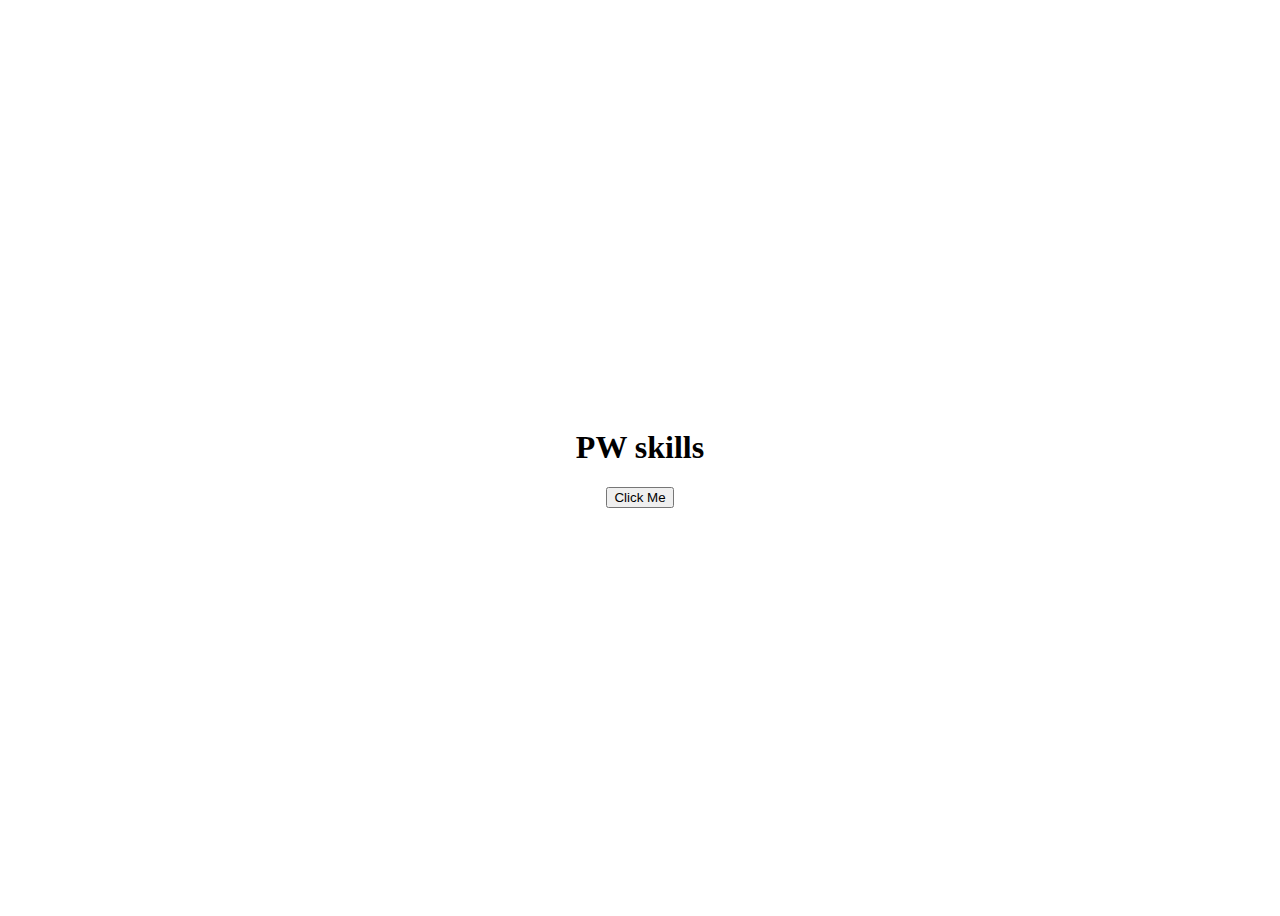
<file: Change text on button click/index.html>
<!DOCTYPE html>
<html lang="en">
  <head>
    <meta charset="UTF-8" />
    <meta http-equiv="X-UA-Compatible" content="IE=edge" />
    <meta name="viewport" content="width=device-width, initial-scale=1.0" />
    <title>Change Text on Button click</title>
   <!-- CSS LINK HERE -->
   <link rel="stylesheet" href="./style.css">
   
  </head>
  <body>
    <h1>PW skills</h1>
    <button onclick="toggleText()">Click Me</button>

    <!-- JAVASCRIPT LINK HERE -->
    <script src="./script.js"></script>
  </body>
</html>
</file>
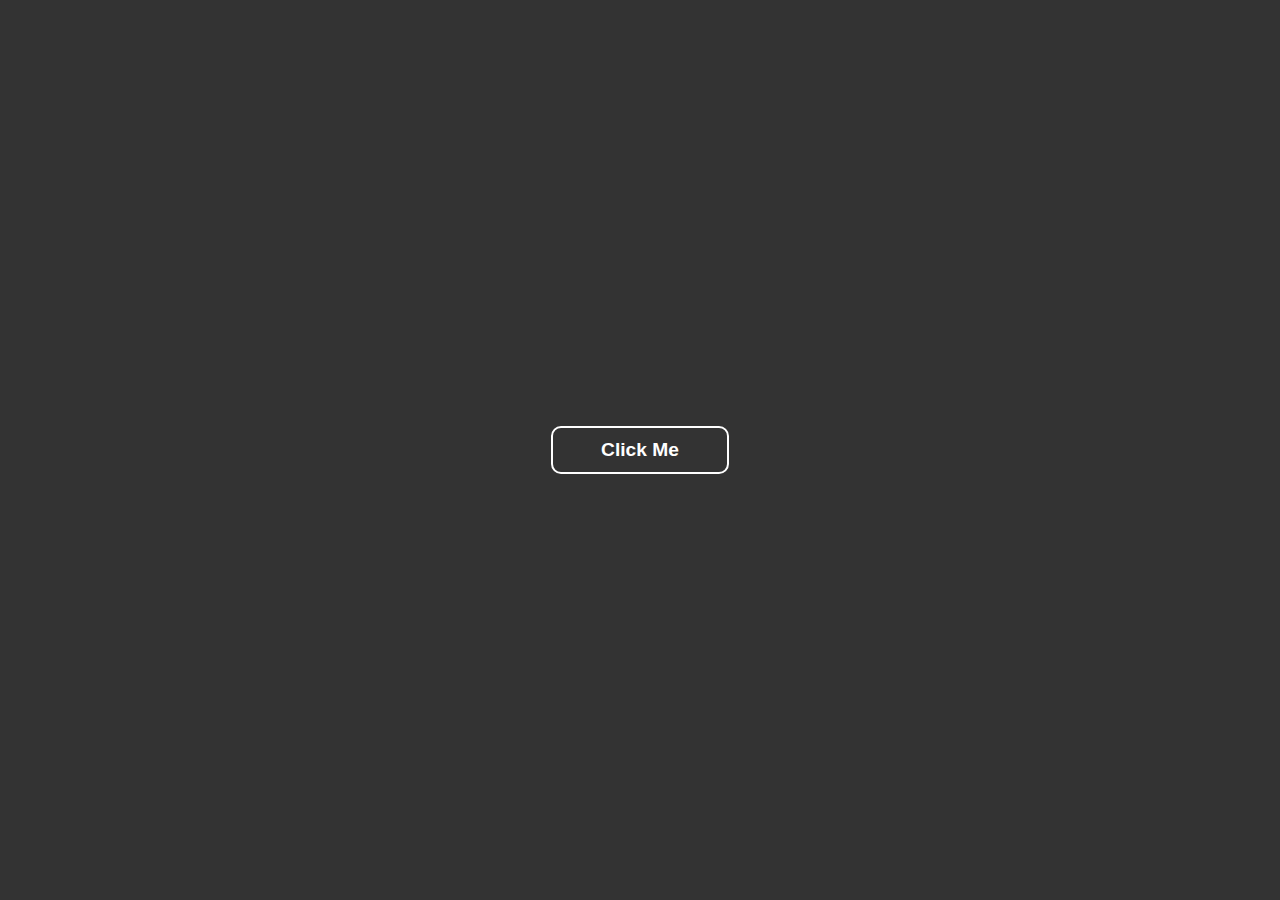
<file: Change the color on click/index.html>
<!DOCTYPE html>
<html lang="en">
  <head>
    <meta charset="UTF-8" />
    <meta http-equiv="X-UA-Compatible" content="IE=edge" />
    <meta name="viewport" content="width=device-width, initial-scale=1.0" />
    <title>random - color</title>
    <style>
      * {
        margin: 0;
        padding: 0;
      }

      body {
        height: 100vh;
        display: flex;
        justify-content: center;
        align-items: center;
        background-color: #333;
        transition: all 0.3s ease;
      }

      button {
        padding: 0.7rem 3rem;
        border-radius: 10px;
        font-size: 1.2rem;
        transition: all 0.5s ease;
        background-color: aliceblue;
        border: 2px solid #ffffff;
        position: relative;
        background-color: rgba(99, 99, 99, 0);
        overflow: hidden;
        font-weight: 600;
        color: rgb(255, 255, 255);
        z-index: 100;
      }

      button::after {
        content: "";
        width: 0%;
        height: 100%;
        background-color: rgb(199, 180, 31);
        position: absolute;
        top: 0;
        left: 0;
        z-index: -1;
        transition: all 0.5s ease;
      }
      button:hover::after {
        width: 100%;
      }
      button:hover {
        color: #000000;
      }
    </style>
  </head>

  <body>
    <button>Click Me</button>

    <script src="./script.js"></script>
  </body>
</html>
</file>
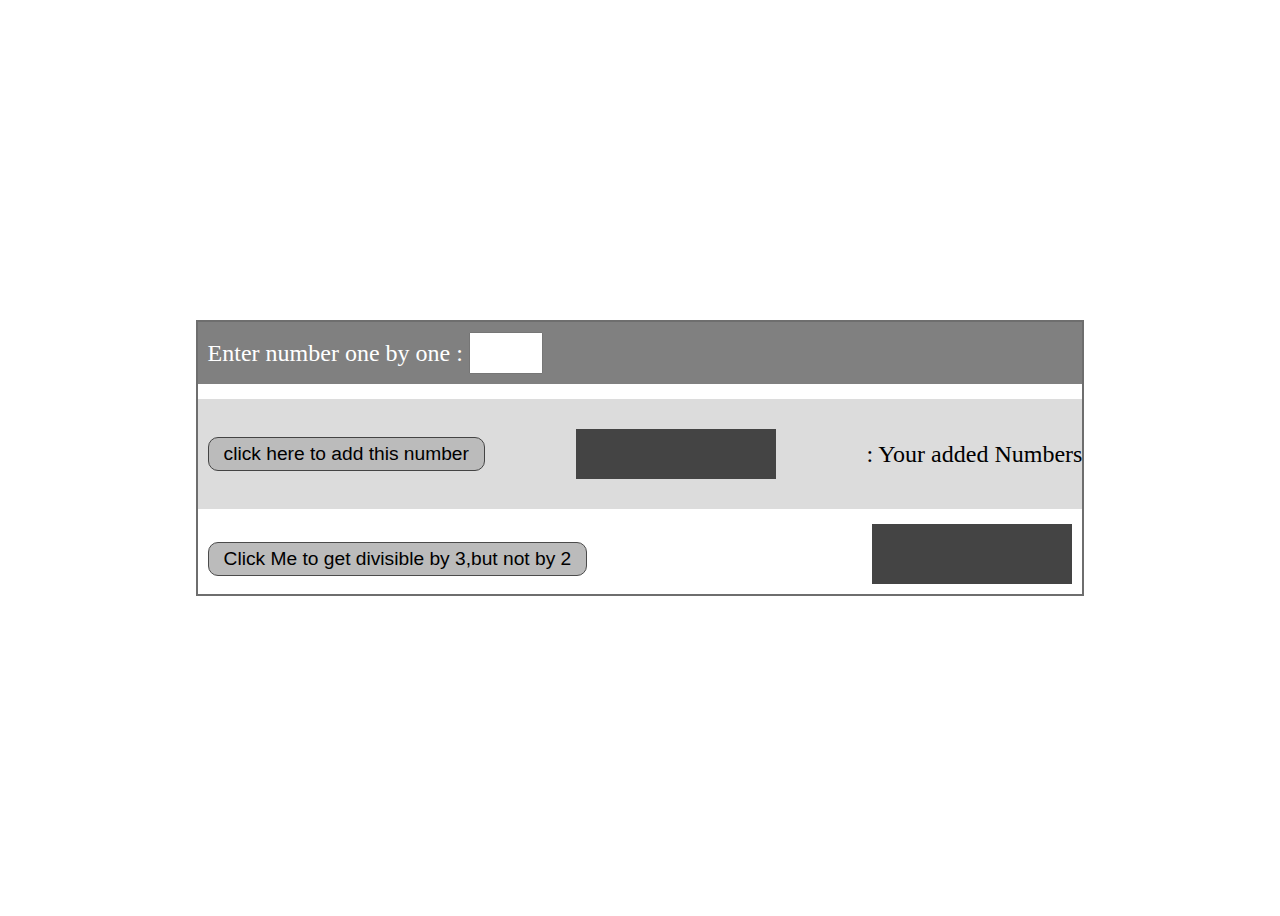
<file: Check for visibility/index.html>
<!DOCTYPE html>
<html lang="en">
  <head>
    <meta charset="UTF-8" />
    <meta http-equiv="X-UA-Compatible" content="IE=edge" />
    <meta name="viewport" content="width=device-width, initial-scale=1.0" />
    <title>Document</title>
    <!-- CSS LINK HERE -->
    <link rel="stylesheet" href="./style.css" />
  </head>

  <body>
    <!-- START PROJECT -->
    <div class="container">
      <label for=""
        >Enter number one by one : <input type="number" name="" value=""
      /></label>

      <section class="middle">
        <input type="button" value="click here to add this number" />

        <span class="allnumbers"></span>
        <p>: Your added Numbers</p>
      </section>
      <section class="bottom">
        <input
          type="button"
          value="Click Me to get divisible by 3,but not by 2"
        />
        <div class="display"></div>
      </section>
    </div>
    <!-- JAVASCRIPT LINK HERE -->
    <script src="./script.js"></script>
  </body>
</html>
</file>
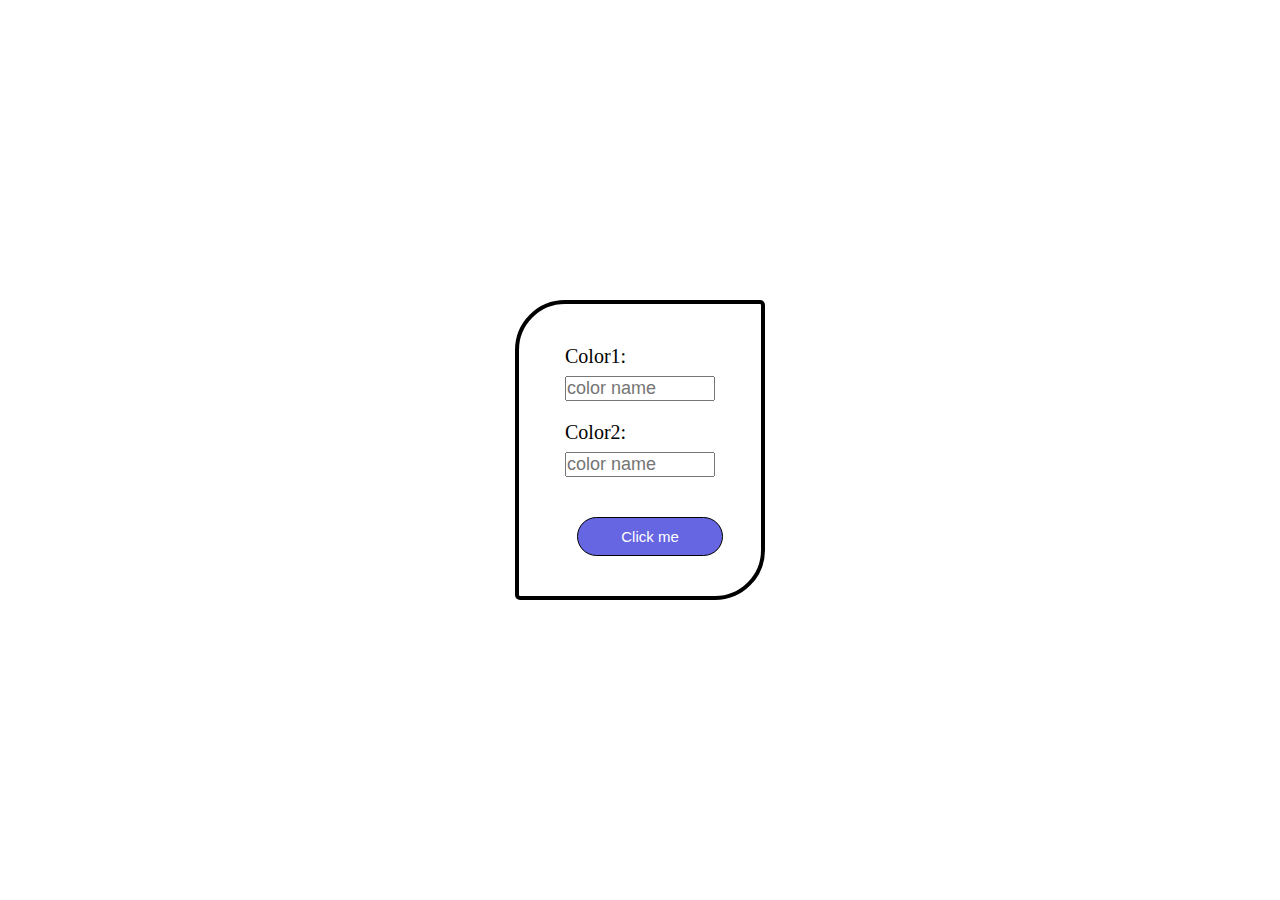
<file: Color mixer/index.html>
<!DOCTYPE html>
<html lang="en">
  <head>
    <meta charset="UTF-8" />
    <meta http-equiv="X-UA-Compatible" content="IE=edge" />
    <meta name="viewport" content="width=device-width, initial-scale=1.0" />
    <title>COLOR MIXER PROJECT</title>
  </head>
  <!-- CSS FILE LINK -->
  <link rel="stylesheet" href="./style.css" />
  <body>
    <!-- PROJECT START -->
    <div class="box">

        <!-- COLOR BOX 1 -->
      <div class="color1">
        <p>Color1:</p>
        <input type="text" id="color1" placeholder="color name" />
      </div>

      <!-- COLOR BOX 2 -->
      <div class="color2">
        <p>Color2:</p>
        <input type="text" id="color2" placeholder="color name" />
        
      </div>

      <!-- BUTTON -->
      <button id="btn" onclick="chagecolor()">Click me</button>
    </div>

    <!-- SCRIPT FILE-->
    <script src="./script.js"></script>
  </body>
</html>
</file>
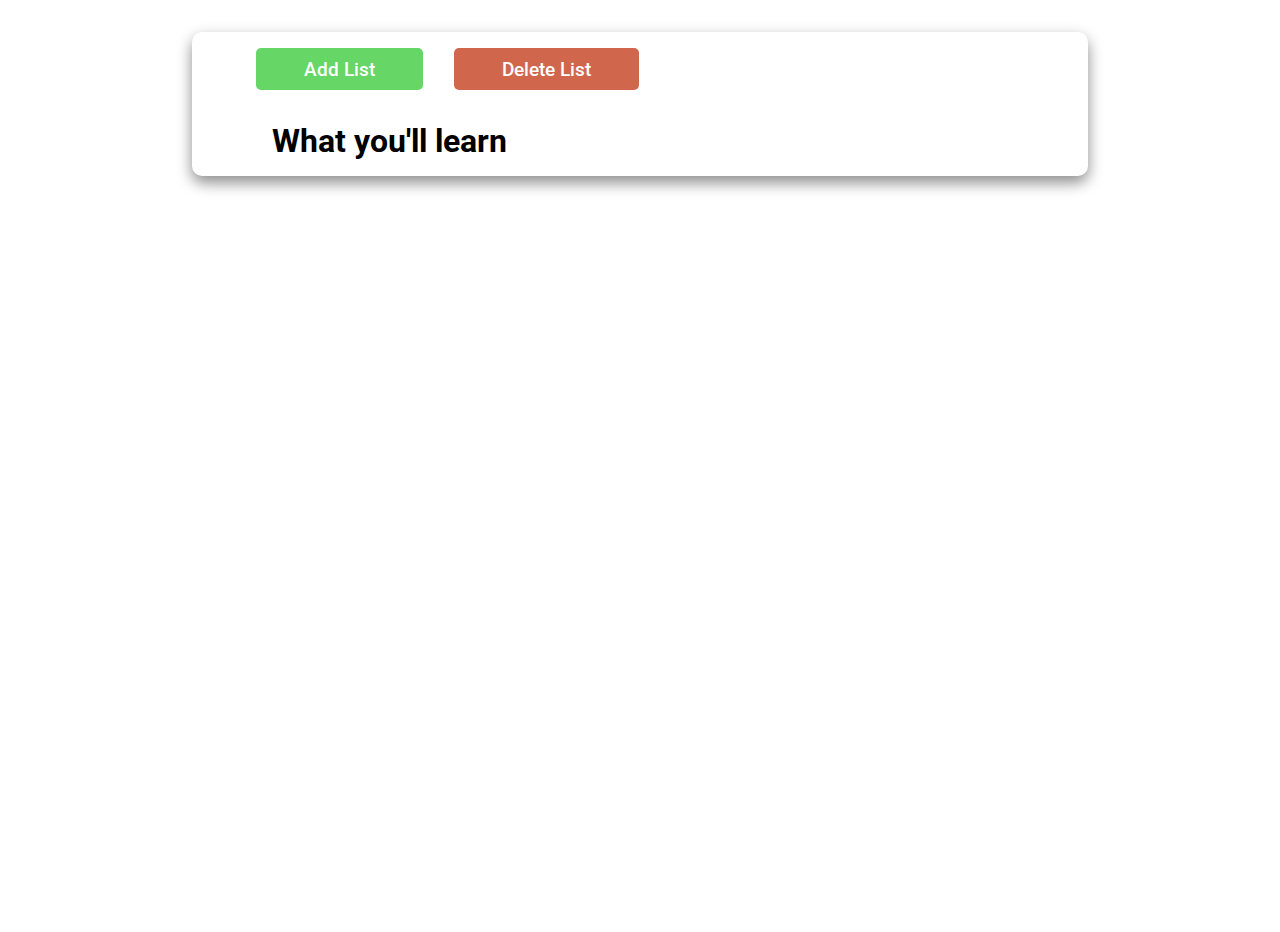
<file: Dynamically adding list item to an order list/index.html>
<!DOCTYPE html>
<html lang="en">
<head>
    <meta charset="UTF-8">
    <meta http-equiv="X-UA-Compatible" content="IE=edge">
    <meta name="viewport" content="width=device-width, initial-scale=1.0">
    <title>Dynamically adding list item</title>
    <!-- css  -->
    <link rel="stylesheet" href="./style.css">

    <link rel="stylesheet" href="https://cdnjs.cloudflare.com/ajax/libs/font-awesome/6.4.0/css/all.min.css" integrity="sha512-iecdLmaskl7CVkqkXNQ/ZH/XLlvWZOJyj7Yy7tcenmpD1ypASozpmT/E0iPtmFIB46ZmdtAc9eNBvH0H/ZpiBw==" crossorigin="anonymous" referrerpolicy="no-referrer" />
</head>
<body>
    <div class="container">
        <div class="btns">
            <button onclick="add()">Add List</button>
            <button onclick="del()">Delete List</button>
        </div>
        <div class="lists">
            <h2>What you'll learn</h2>
            <ul>
                
            </ul>
        </div>
    </div>

    <script src="./script.js"></script>
</body>
</html>
</file>
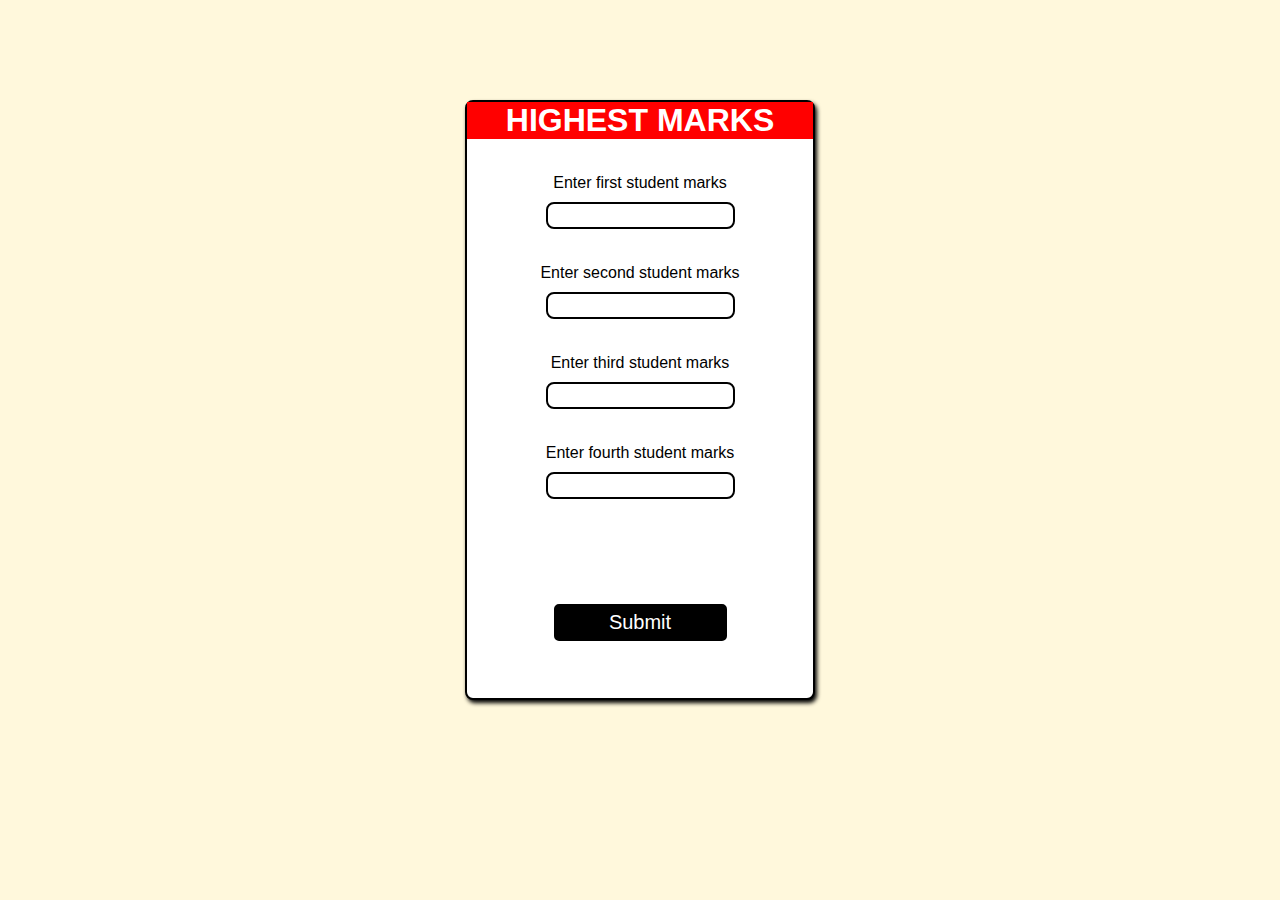
<file: Highest marks/index.html>
<!DOCTYPE html>
<html lang="en">
<head>
    <meta charset="UTF-8">
    <meta name="viewport" content="width=device-width, initial-scale=1.0">
    <title>Highest Marks</title>
</head>
<!-- Adding css file -->
<link rel="stylesheet" href="./style.css">
<body>
    <div class="box">
        <h1>HIGHEST MARKS</h1>
        <p>Enter first student marks </p>
        <input type="number" required class="input" id="student1">
        <p>Enter second student marks </p>
        <input type="number" required class="input"  id="student2">
        <p>Enter third student marks </p>
        <input type="number" required class="input"  id="student3">
        <p>Enter fourth student marks </p>
        <input type="number" required class="input"  id="student4">
        <p id="display"></p>
        <button id="submit-btn" onclick="findHighestMarks()"> Submit </button>
      
        
    </div>
    <script src="./script.js"></script>
</body>
</html>
</file>
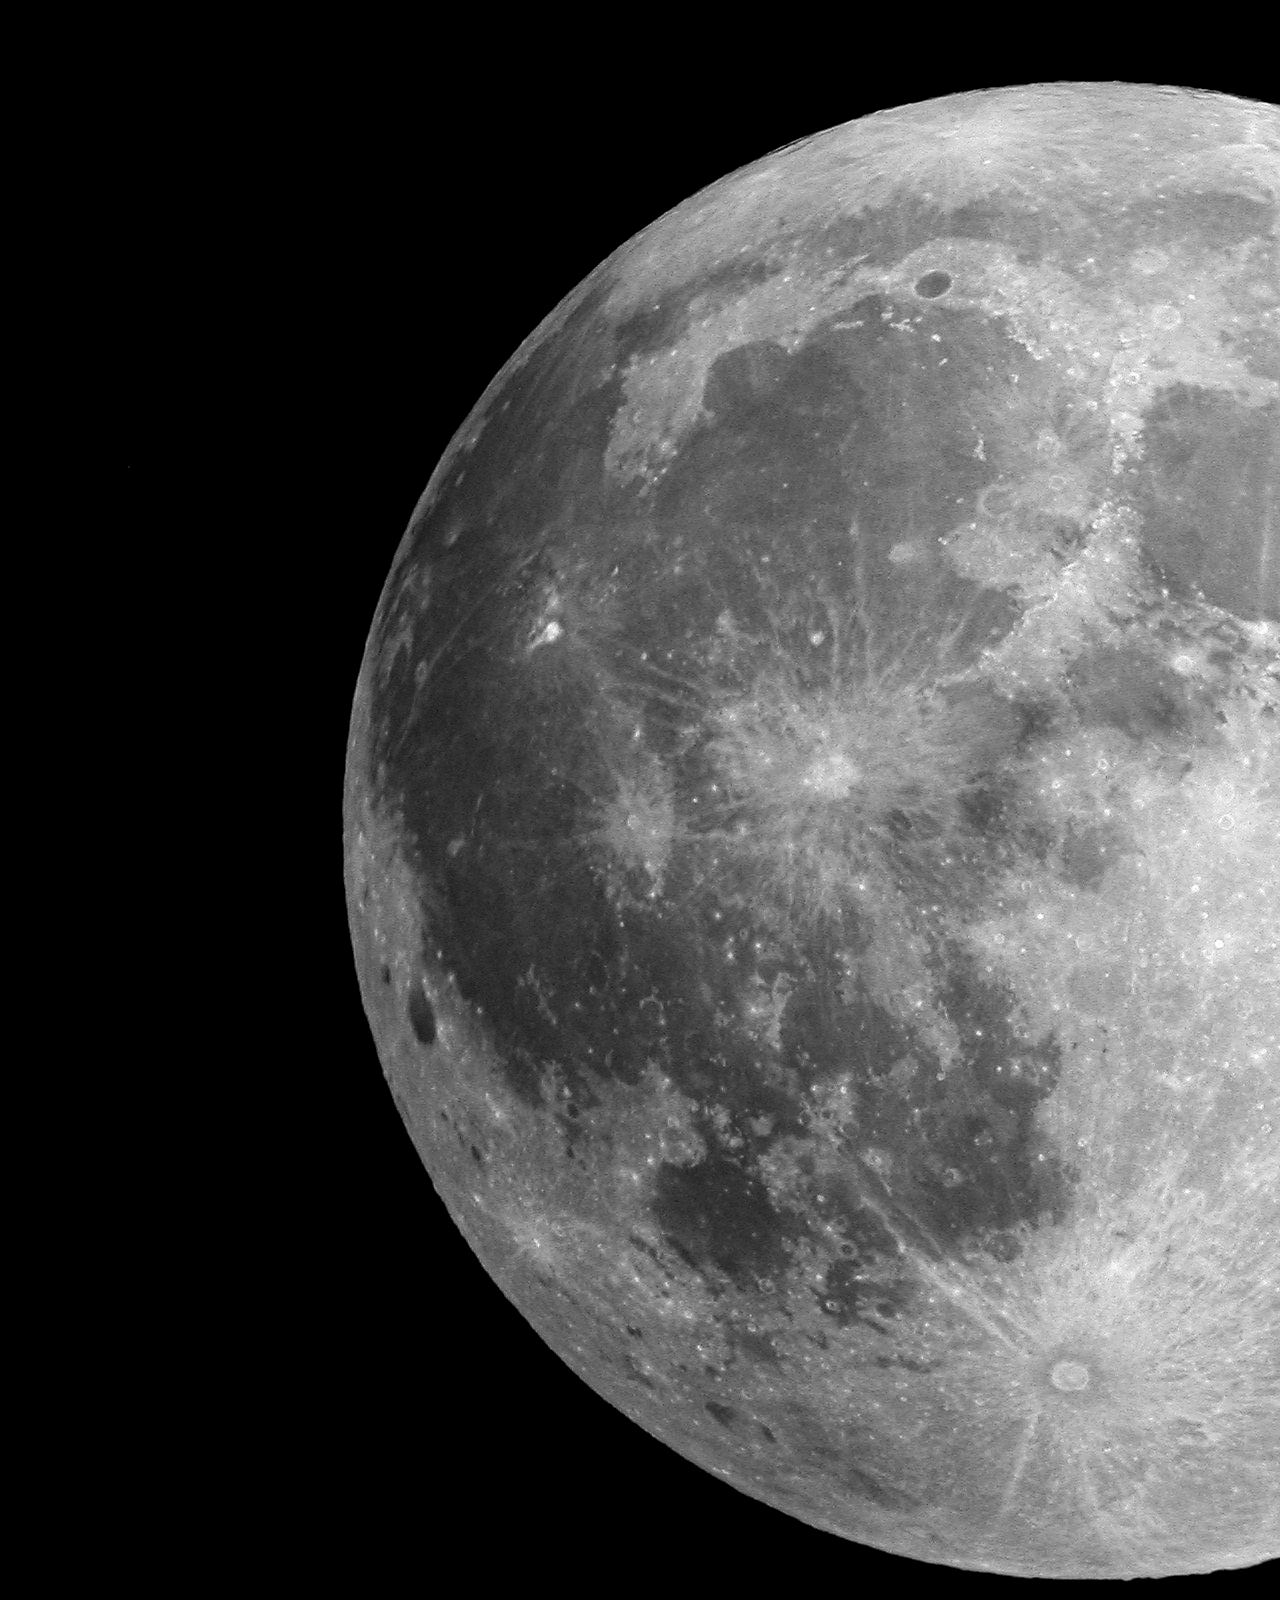
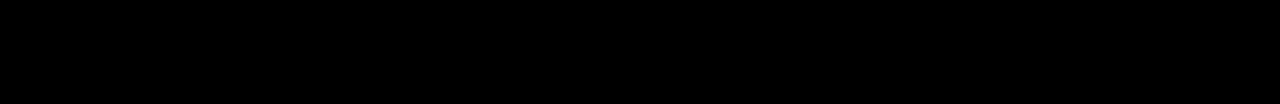
<file: Move the game/index.html>
<!DOCTYPE html>
<html lang="en">
  <head>
    <meta charset="UTF-8" />
    <meta http-equiv="X-UA-Compatible" content="IE=edge" />
    <meta name="viewport" content="width=device-width, initial-scale=1.0" />
    <title>Document</title>
    <!-- CSS LINK HERE -->
    <link rel="stylesheet" href="./style.css">

  </head>
  <body>
    <!-- PROJECT START -->
    <img id="image" src="./pngwing.com (19).png" />

    <!-- JAVASCRIPT LINK HERE -->
    <script src="./script.js"></script>
  </body>
</html>
</file>
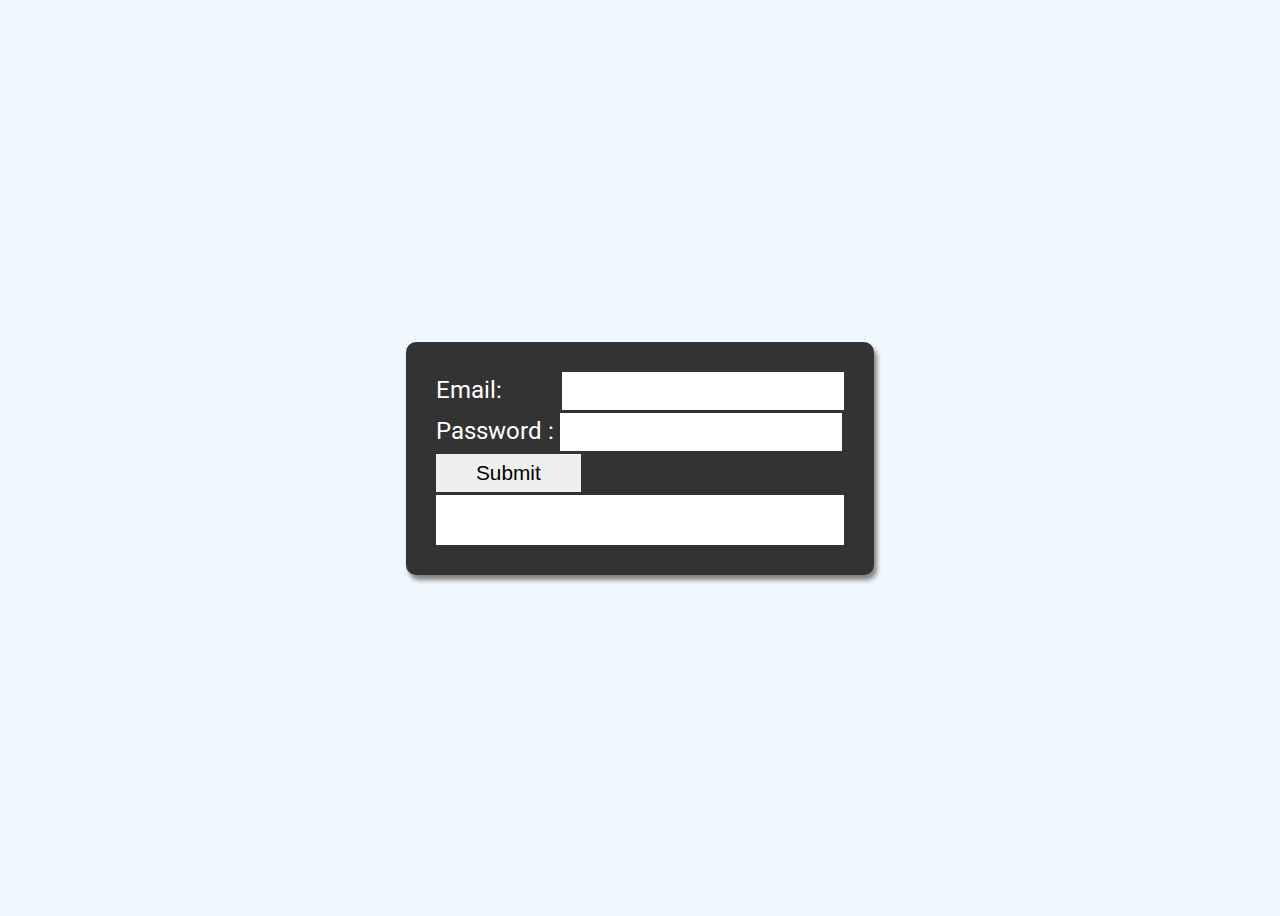
<file: Password validator/index.html>
<!DOCTYPE html>
<html lang="en">
<head>
    <meta charset="UTF-8">
    <meta name="viewport" content="width=device-width, initial-scale=1.0">
    <title>Password validator</title>
    <!-- link css file-->
    <link rel="stylesheet" href="./style.css">
</head>
<body>
       <!--Start project-->
       <div class="container">
       <label for="email">Email: &nbsp;&nbsp;&nbsp;&nbsp;&nbsp;&nbsp;&nbsp;&nbsp;&nbsp<input type="text" id="email"></label>
       <label for="password">Password : <input type="password" name="" id="password"></label>
       <input type="button" value="Submit">
       <div class="display"></div>
    </div>

       <script src="./script.js"></script>
</body>
</html>
</file>
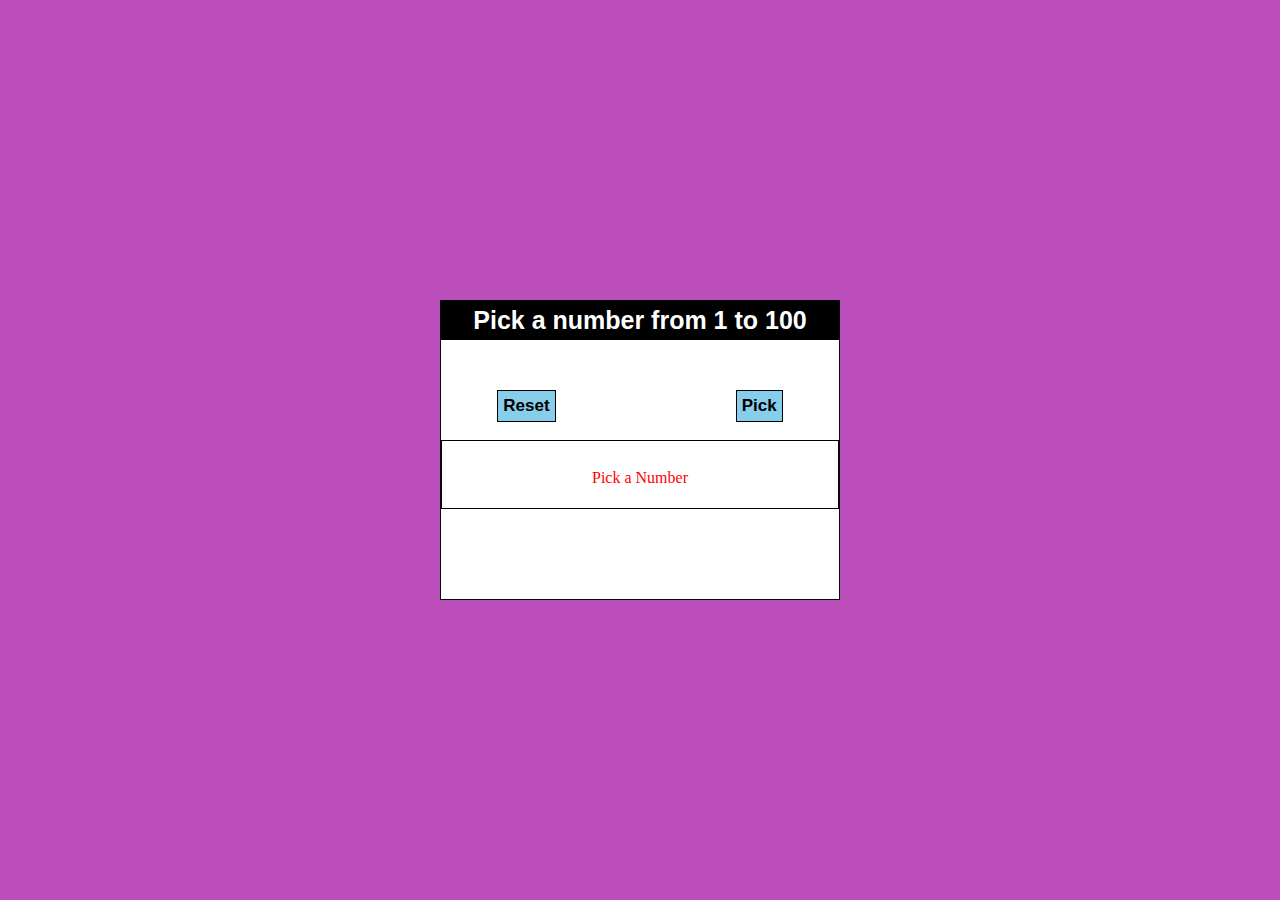
<file: Random number generator/index.html>
<!DOCTYPE html>
<html lang="en">
<head>
    <meta charset="UTF-8">
    <meta name="viewport" content="width=device-width, initial-scale=1.0">
    <title>RANDOM NUMBER GENERATOR</title>
    <!-- CSS LINK -->
    <link rel="stylesheet" href="./style.css">
</head>
<body>
    <div class="card">
        <h1>Pick a number from 1 to 100</h1>
        <div class="btn">
            <button id="reset-btn">Reset</button>
            <button id="pick-btn">Pick</button>
        </div>
        <p id="displayResult">Pick a Number</p>
    </div>

    <!-- JAVASCRIPT LINK FILE -->
    <script src="./script.js"></script>
</body>
</html>
</file>
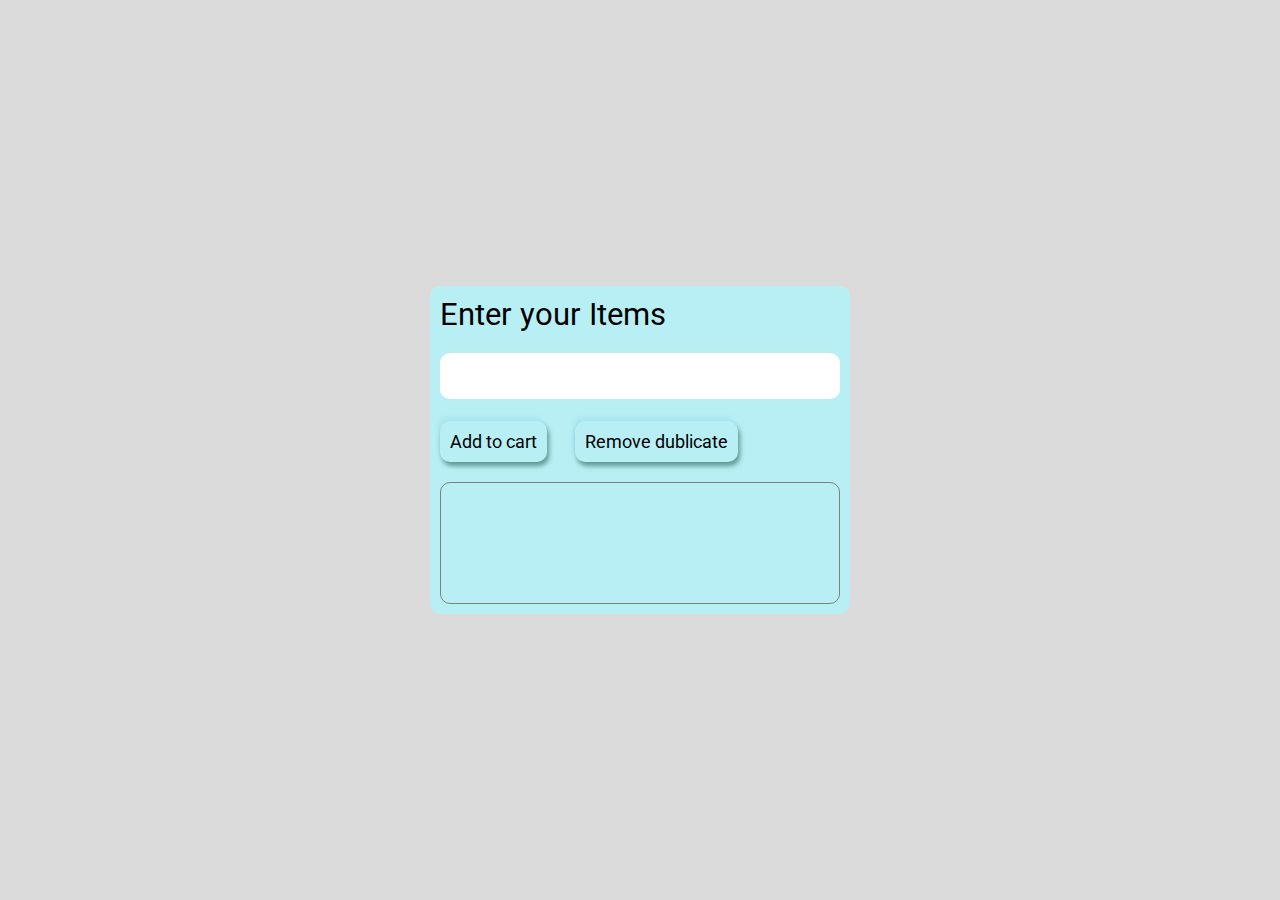
<file: Remove duplicates/index.html>
<!DOCTYPE html>
<html lang="en">

<head>
    <meta charset="UTF-8">
    <meta http-equiv="X-UA-Compatible" content="IE=edge">
    <meta name="viewport" content="width=device-width, initial-scale=1.0">
    <title>Document</title>

    <!-- CSS LINK HERE -->
    <link rel="stylesheet" href="./style.css">
</head>

<body>
    <!--    PROJECT START -->
    <div class="container">
        <label for="">Enter your Items</label>
        <input type="text" value="">

        <!-- BUTTON -->
        <div class="btns">
            <button class="addBtn">Add to cart</button>
            <button class="removeDublicate" >Remove dublicate</button>
        </div>
        <ul></ul>
    </div>
    <!-- JAVASCRIPT LINK HERE -->
    <script src="./script.js"></script>
</body>

</html>
</file>
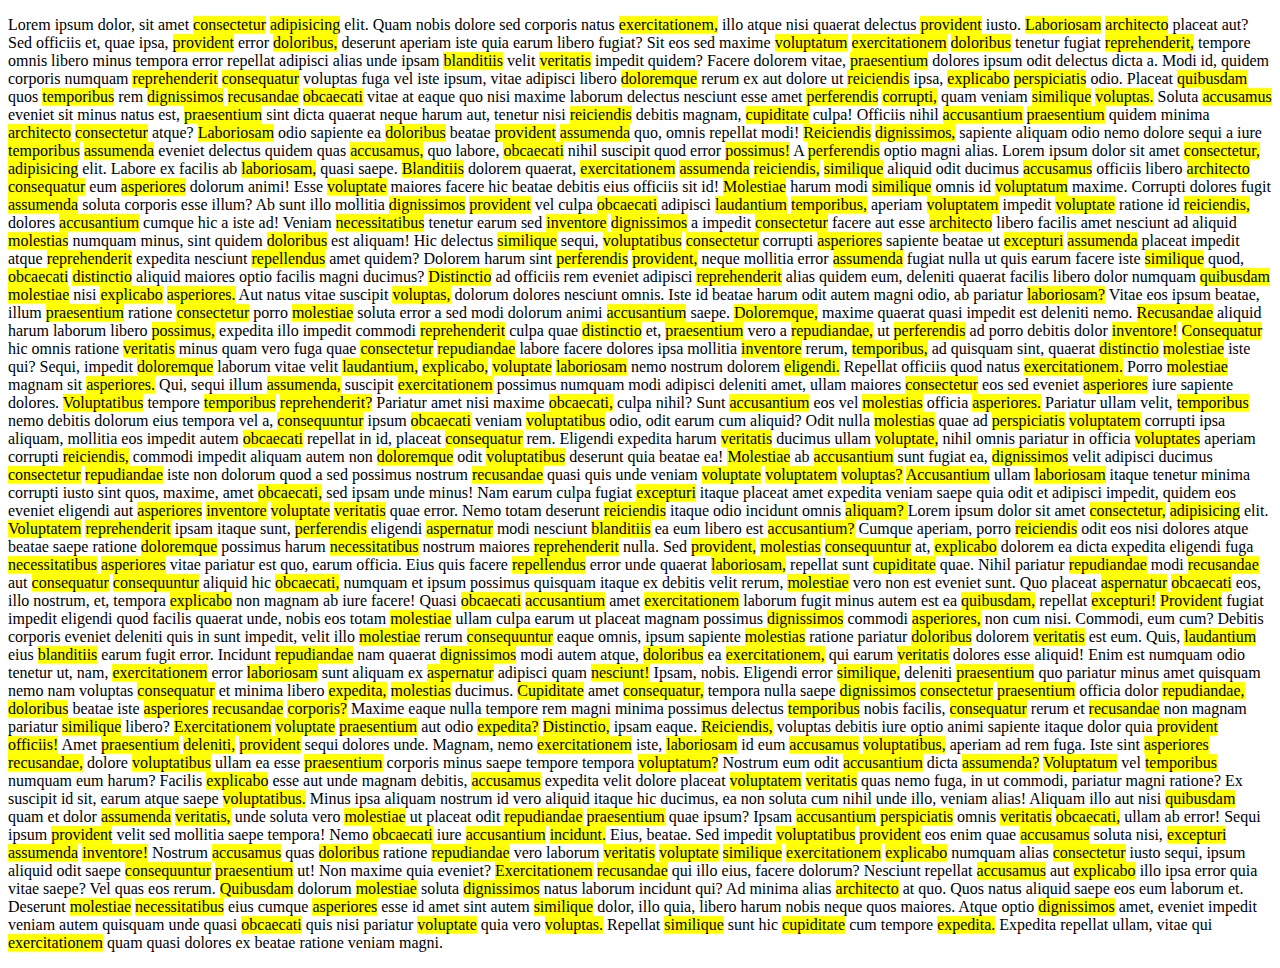
<file: Text highlighting/index.html>
<!DOCTYPE html>
<html lang="en">
<head>
    <meta charset="UTF-8">
    <meta http-equiv="X-UA-Compatible" content="IE=edge">
    <meta name="viewport" content="width=device-width, initial-scale=1.0">
    <title>Document</title>
</head>
<body>
    <p>Lorem ipsum dolor, sit amet consectetur adipisicing elit. Quam nobis dolore sed corporis natus exercitationem, illo atque nisi quaerat delectus provident iusto. Laboriosam architecto placeat aut? Sed officiis et, quae ipsa, provident error doloribus, deserunt aperiam iste quia earum libero fugiat? Sit eos sed maxime voluptatum exercitationem doloribus tenetur fugiat reprehenderit, tempore omnis libero minus tempora error repellat adipisci alias unde ipsam blanditiis velit veritatis impedit quidem? Facere dolorem vitae, praesentium dolores ipsum odit delectus dicta a. Modi id, quidem corporis numquam reprehenderit consequatur voluptas fuga vel iste ipsum, vitae adipisci libero doloremque rerum ex aut dolore ut reiciendis ipsa, explicabo perspiciatis odio. Placeat quibusdam quos temporibus rem dignissimos recusandae obcaecati vitae at eaque quo nisi maxime laborum delectus nesciunt esse amet perferendis corrupti, quam veniam similique voluptas. Soluta accusamus eveniet sit minus natus est, praesentium sint dicta quaerat neque harum aut, tenetur nisi reiciendis debitis magnam, cupiditate culpa! Officiis nihil accusantium praesentium quidem minima architecto consectetur atque? Laboriosam odio sapiente ea doloribus beatae provident assumenda quo, omnis repellat modi! Reiciendis dignissimos, sapiente aliquam odio nemo dolore sequi a iure temporibus assumenda eveniet delectus quidem quas accusamus, quo labore, obcaecati nihil suscipit quod error possimus! A perferendis optio magni alias.
        Lorem ipsum dolor sit amet consectetur, adipisicing elit. Labore ex facilis ab laboriosam, quasi saepe. Blanditiis dolorem quaerat, exercitationem assumenda reiciendis, similique aliquid odit ducimus accusamus officiis libero architecto consequatur eum asperiores dolorum animi! Esse voluptate maiores facere hic beatae debitis eius officiis sit id! Molestiae harum modi similique omnis id voluptatum maxime. Corrupti dolores fugit assumenda soluta corporis esse illum? Ab sunt illo mollitia dignissimos provident vel culpa obcaecati adipisci laudantium temporibus, aperiam voluptatem impedit voluptate ratione id reiciendis, dolores accusantium cumque hic a iste ad! Veniam necessitatibus tenetur earum sed inventore dignissimos a impedit consectetur facere aut esse architecto libero facilis amet nesciunt ad aliquid molestias numquam minus, sint quidem doloribus est aliquam! Hic delectus similique sequi, voluptatibus consectetur corrupti asperiores sapiente beatae ut excepturi assumenda placeat impedit atque reprehenderit expedita nesciunt repellendus amet quidem? Dolorem harum sint perferendis provident, neque mollitia error assumenda fugiat nulla ut quis earum facere iste similique quod, obcaecati distinctio aliquid maiores optio facilis magni ducimus? Distinctio ad officiis rem eveniet adipisci reprehenderit alias quidem eum, deleniti quaerat facilis libero dolor numquam quibusdam molestiae nisi explicabo asperiores. Aut natus vitae suscipit voluptas, dolorum dolores nesciunt omnis. Iste id beatae harum odit autem magni odio, ab pariatur laboriosam? Vitae eos ipsum beatae, illum praesentium ratione consectetur porro molestiae soluta error a sed modi dolorum animi accusantium saepe. Doloremque, maxime quaerat quasi impedit est deleniti nemo. Recusandae aliquid harum laborum libero possimus, expedita illo impedit commodi reprehenderit culpa quae distinctio et, praesentium vero a repudiandae, ut perferendis ad porro debitis dolor inventore! Consequatur hic omnis ratione veritatis minus quam vero fuga quae consectetur repudiandae labore facere dolores ipsa mollitia inventore rerum, temporibus, ad quisquam sint, quaerat distinctio molestiae iste qui? Sequi, impedit doloremque laborum vitae velit laudantium, explicabo, voluptate laboriosam nemo nostrum dolorem eligendi. Repellat officiis quod natus exercitationem. Porro molestiae magnam sit asperiores. Qui, sequi illum assumenda, suscipit exercitationem possimus numquam modi adipisci deleniti amet, ullam maiores consectetur eos sed eveniet asperiores iure sapiente dolores. Voluptatibus tempore temporibus reprehenderit? Pariatur amet nisi maxime obcaecati, culpa nihil? Sunt accusantium eos vel molestias officia asperiores. Pariatur ullam velit, temporibus nemo debitis dolorum eius tempora vel a, consequuntur ipsum obcaecati veniam voluptatibus odio, odit earum cum aliquid? Odit nulla molestias quae ad perspiciatis voluptatem corrupti ipsa aliquam, mollitia eos impedit autem obcaecati repellat in id, placeat consequatur rem. Eligendi expedita harum veritatis ducimus ullam voluptate, nihil omnis pariatur in officia voluptates aperiam corrupti reiciendis, commodi impedit aliquam autem non doloremque odit voluptatibus deserunt quia beatae ea! Molestiae ab accusantium sunt fugiat ea, dignissimos velit adipisci ducimus consectetur repudiandae iste non dolorum quod a sed possimus nostrum recusandae quasi quis unde veniam voluptate voluptatem voluptas? Accusantium ullam laboriosam itaque tenetur minima corrupti iusto sint quos, maxime, amet obcaecati, sed ipsam unde minus! Nam earum culpa fugiat excepturi itaque placeat amet expedita veniam saepe quia odit et adipisci impedit, quidem eos eveniet eligendi aut asperiores inventore voluptate veritatis quae error. Nemo totam deserunt reiciendis itaque odio incidunt omnis aliquam?
        Lorem ipsum dolor sit amet consectetur, adipisicing elit. Voluptatem reprehenderit ipsam itaque sunt, perferendis eligendi aspernatur modi nesciunt blanditiis ea eum libero est accusantium? Cumque aperiam, porro reiciendis odit eos nisi dolores atque beatae saepe ratione doloremque possimus harum necessitatibus nostrum maiores reprehenderit nulla. Sed provident, molestias consequuntur at, explicabo dolorem ea dicta expedita eligendi fuga necessitatibus asperiores vitae pariatur est quo, earum officia. Eius quis facere repellendus error unde quaerat laboriosam, repellat sunt cupiditate quae. Nihil pariatur repudiandae modi recusandae aut consequatur consequuntur aliquid hic obcaecati, numquam et ipsum possimus quisquam itaque ex debitis velit rerum, molestiae vero non est eveniet sunt. Quo placeat aspernatur obcaecati eos, illo nostrum, et, tempora explicabo non magnam ab iure facere! Quasi obcaecati accusantium amet exercitationem laborum fugit minus autem est ea quibusdam, repellat excepturi! Provident fugiat impedit eligendi quod facilis quaerat unde, nobis eos totam molestiae ullam culpa earum ut placeat magnam possimus dignissimos commodi asperiores, non cum nisi. Commodi, eum cum? Debitis corporis eveniet deleniti quis in sunt impedit, velit illo molestiae rerum consequuntur eaque omnis, ipsum sapiente molestias ratione pariatur doloribus dolorem veritatis est eum. Quis, laudantium eius blanditiis earum fugit error. Incidunt repudiandae nam quaerat dignissimos modi autem atque, doloribus ea exercitationem, qui earum veritatis dolores esse aliquid! Enim est numquam odio tenetur ut, nam, exercitationem error laboriosam sunt aliquam ex aspernatur adipisci quam nesciunt! Ipsam, nobis. Eligendi error similique, deleniti praesentium quo pariatur minus amet quisquam nemo nam voluptas consequatur et minima libero expedita, molestias ducimus. Cupiditate amet consequatur, tempora nulla saepe dignissimos consectetur praesentium officia dolor repudiandae, doloribus beatae iste asperiores recusandae corporis? Maxime eaque nulla tempore rem magni minima possimus delectus temporibus nobis facilis, consequatur rerum et recusandae non magnam pariatur similique libero? Exercitationem voluptate praesentium aut odio expedita? Distinctio, ipsam eaque. Reiciendis, voluptas debitis iure optio animi sapiente itaque dolor quia provident officiis! Amet praesentium deleniti, provident sequi dolores unde. Magnam, nemo exercitationem iste, laboriosam id eum accusamus voluptatibus, aperiam ad rem fuga. Iste sint asperiores recusandae, dolore voluptatibus ullam ea esse praesentium corporis minus saepe tempore tempora voluptatum? Nostrum eum odit accusantium dicta assumenda? Voluptatum vel temporibus numquam eum harum? Facilis explicabo esse aut unde magnam debitis, accusamus expedita velit dolore placeat voluptatem veritatis quas nemo fuga, in ut commodi, pariatur magni ratione? Ex suscipit id sit, earum atque saepe voluptatibus. Minus ipsa aliquam nostrum id vero aliquid itaque hic ducimus, ea non soluta cum nihil unde illo, veniam alias! Aliquam illo aut nisi quibusdam quam et dolor assumenda veritatis, unde soluta vero molestiae ut placeat odit repudiandae praesentium quae ipsum? Ipsam accusantium perspiciatis omnis veritatis obcaecati, ullam ab error! Sequi ipsum provident velit sed mollitia saepe tempora! Nemo obcaecati iure accusantium incidunt. Eius, beatae. Sed impedit voluptatibus provident eos enim quae accusamus soluta nisi, excepturi assumenda inventore! Nostrum accusamus quas doloribus ratione repudiandae vero laborum veritatis voluptate similique exercitationem explicabo numquam alias consectetur iusto sequi, ipsum aliquid odit saepe consequuntur praesentium ut! Non maxime quia eveniet? Exercitationem recusandae qui illo eius, facere dolorum? Nesciunt repellat accusamus aut explicabo illo ipsa error quia vitae saepe? Vel quas eos rerum. Quibusdam dolorum molestiae soluta dignissimos natus laborum incidunt qui? Ad minima alias architecto at quo. Quos natus aliquid saepe eos eum laborum et. Deserunt molestiae necessitatibus eius cumque asperiores esse id amet sint autem similique dolor, illo quia, libero harum nobis neque quos maiores. Atque optio dignissimos amet, eveniet impedit veniam autem quisquam unde quasi obcaecati quis nisi pariatur voluptate quia vero voluptas. Repellat similique sunt hic cupiditate cum tempore expedita. Expedita repellat ullam, vitae qui exercitationem quam quasi dolores ex beatae ratione veniam magni.
    </p>

    <script src="./script.js"></script>
</body>
</html>
</file>
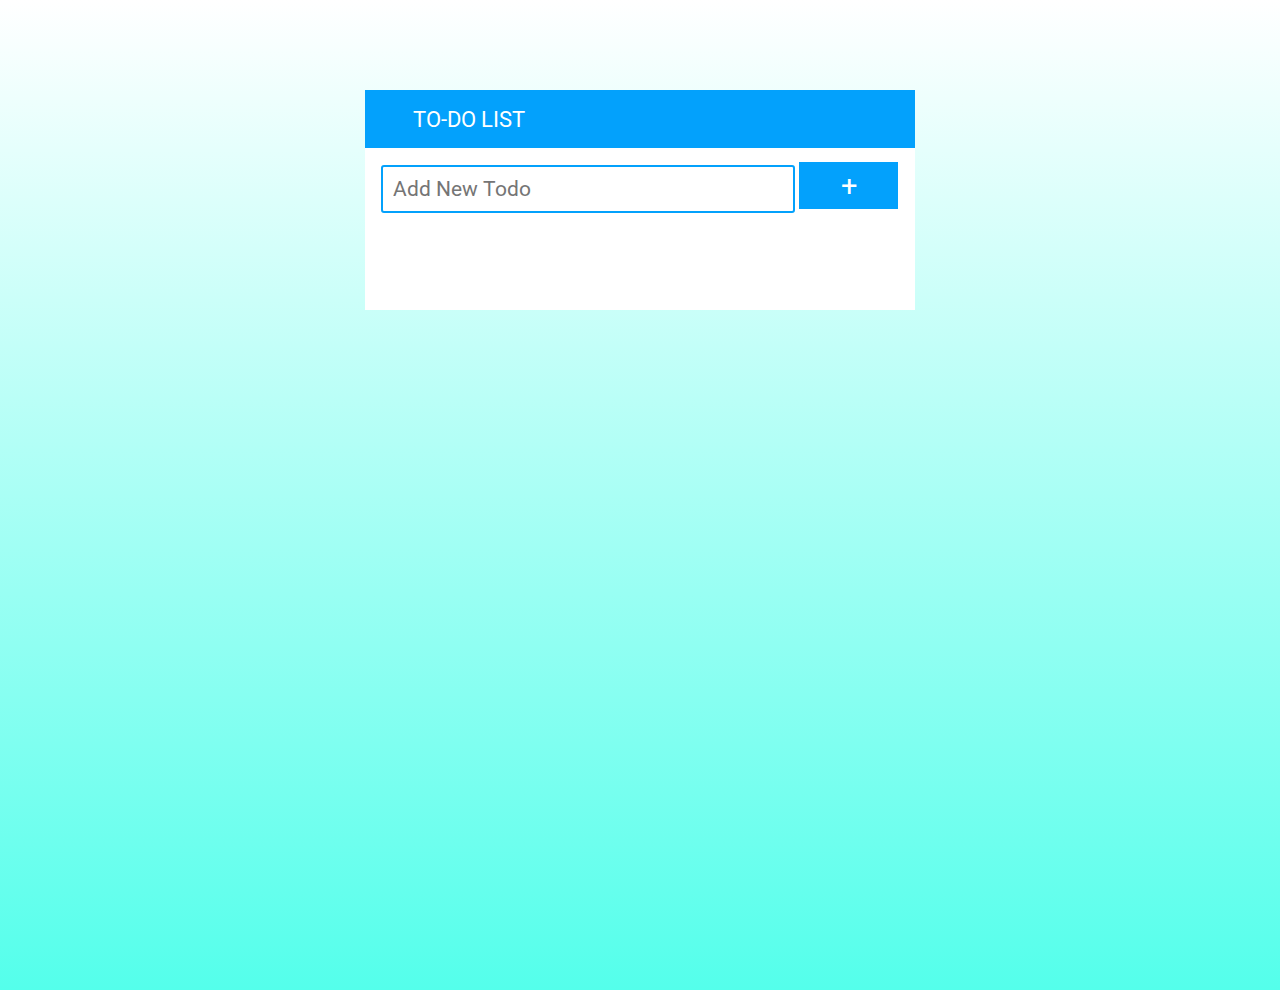
<file: TODo App/index.html>
<!DOCTYPE html>
<html lang="en">
  <head>
    <meta charset="UTF-8" />
    <meta http-equiv="X-UA-Compatible" content="IE=edge" />
    <meta name="viewport" content="width=device-width, initial-scale=1.0" />
    <title>to do</title>
    <!-- css  -->
    <link rel="stylesheet" href="./style.css" />

    <link
      rel="stylesheet"
      href="https://cdnjs.cloudflare.com/ajax/libs/font-awesome/6.4.0/css/all.min.css"
      integrity="sha512-iecdLmaskl7CVkqkXNQ/ZH/XLlvWZOJyj7Yy7tcenmpD1ypASozpmT/E0iPtmFIB46ZmdtAc9eNBvH0H/ZpiBw=="
      crossorigin="anonymous"
      referrerpolicy="no-referrer"
    />
  </head>

  <body>
    <div class="todo_container">
      <div class="inputs">
        <input type="text" name="" id="" placeholder="Add New Todo" />
        <input type="button" value="+" />
      </div>
      <ul></ul>
    </div>
    <script src="./script.js"></script>
  </body>
</html>
</file>
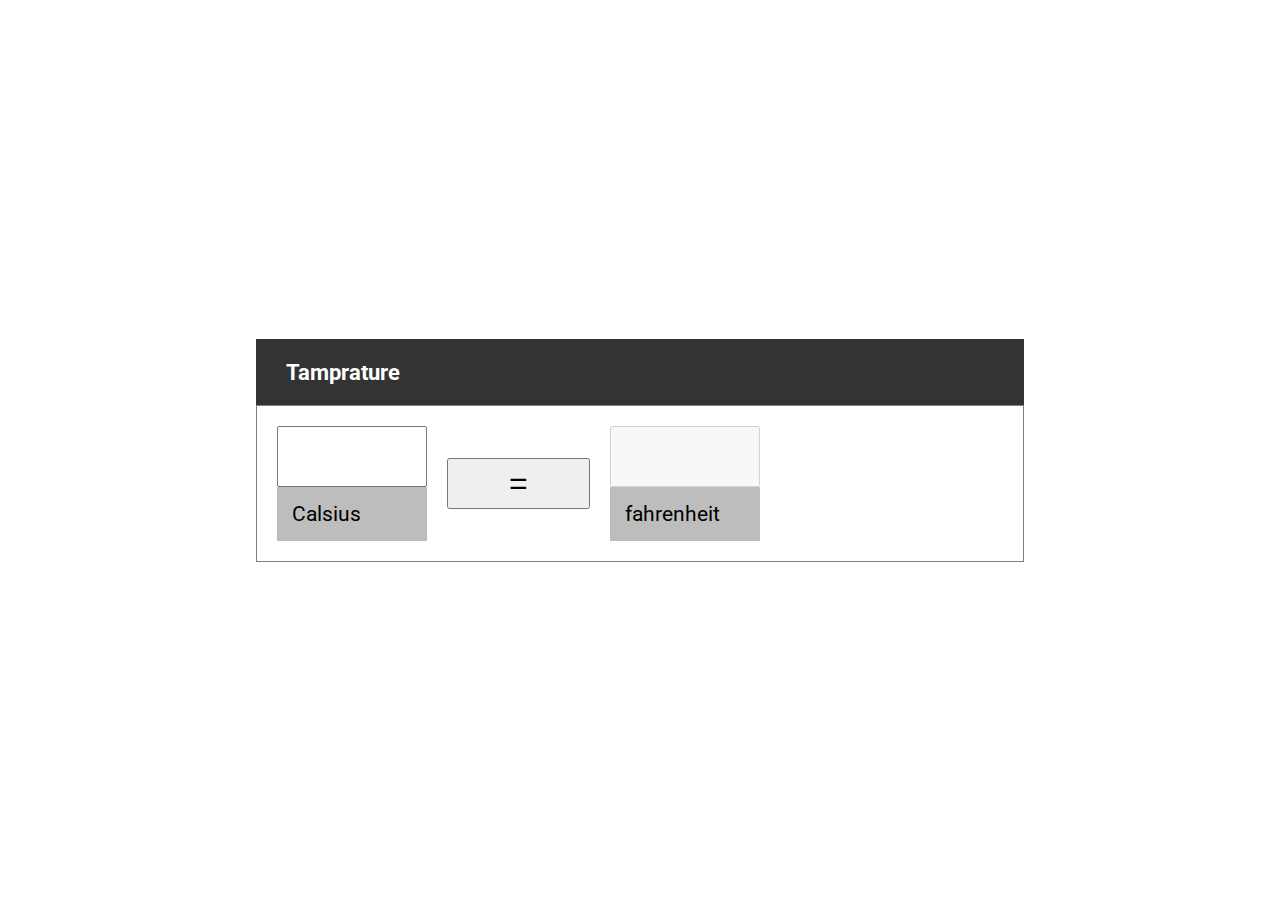
<file: Unit Convertor/index.html>
<!DOCTYPE html>
<html lang="en">
  <head>
    <meta charset="UTF-8" />
    <meta http-equiv="X-UA-Compatible" content="IE=edge" />
    <meta name="viewport" content="width=device-width, initial-scale=1.0" />
    <title>Document</title>
    <!-- CSS LINK HERE -->
    <link rel="stylesheet" href="./style.css" />
  </head>
  <body>
    <!-- START PROJECT -->
    <div>
      <h1>Tamprature</h1>
      <div class="container">
        <div class="calsius">
          <input type="number" id="calsius" />
          <label for="calsius">Calsius</label>
        </div>
        <input type="button" value="=" />
        <div class="fahrenheit">
          <input type="number" id="fahrenheit" disabled value="" />
          <label for="fahrenheit">fahrenheit</label>
        </div>
      </div>
    </div>
    <!-- JAVASCRIPT LINK HERE -->
    <script src="./script.js"></script>
  </body>
</html>
</file>
<file: Change text on button click/style.css>
body {
  height: 100vh;
  display: flex;
  justify-content: center;
  align-items: center;
  flex-direction: column;
}
</file>
<file: Check for visibility/style.css>
body {
  height: 100vh;
  display: flex;
  justify-content: center;
  align-items: center;
}
.container {
  display: flex;
  justify-content: center;
  flex-direction: column;
  border: 2px solid rgb(110, 110, 110);
  /* padding: 20px; */
  gap: 15px;
  font-size: 1.5rem;
  width: 70%;
} 

input[type="number"] {
  padding: 5px 10px;
  width: 50px;
  font-size: 1.5rem;

}
label {
  background-color: gray;
  padding: 10px;
  color: white;
}

.middle {
  width: 100%;
  background-color: gainsboro;
  display: flex;
  align-items: center;
  justify-content: space-between;
}
.middle input {
  padding: 5px 10px;  
  padding: 5px 15px;
  background-color: #bbbbbb;
  font-size: 1.2rem;
  border-radius: 10px;
  margin-left: 10px;
  border: 1px solid #444;

}
input:hover {
  opacity: .6;
}
.middle span {
  display: inline-block;
  height: 50px;
  font-size: 2rem;
  margin-top: 30px;
  background-color: #444;
  color: white;
  width: 200px;
  text-align: center;
  margin-bottom: 30px;
}
.bottom {
  display: flex;
  align-items: center;
  justify-content: space-between;
}
.bottom input {
  padding: 5px 15px;
  border: 1px solid rgb(75, 75, 75);
  background-color: #bbbbbb;
  font-size: 1.2rem;
  margin-left: 10px;
  border-radius: 10px;
}
.display {
  display: flex;
  align-items: center;
  justify-content: center;
  font-size: 2rem;
  margin-bottom: 10px;
  margin-right: 10px;
  width: 200px;
  height: 60px;
  background-color: #444;
  color: white;
}
</file>
<file: Color mixer/style.css>
*{
    margin: 0px;
    padding: 0px;
    outline: none;
    box-sizing: border-box;
    overflow: hidden;
}

body{
    height: 100vh;
    display: flex;
    align-items: center;
    justify-content: center;

}

.box{
    border: 4px solid black;
    height: 300px;
    width: 250px;
    border-radius: 50px 5px;
    display: flex;
    flex-direction: column;
    align-items: center;
    justify-content: center;
    position: relative;
}

.color1{
    margin-bottom: 20px;
}


.color1 p ,.color2 p{
  margin-bottom: 8px;
  font-size: 20px;
  font-weight: 500;
}

#color1,#color2{
    font-size: 18px;
    width: 150px;
}

#color2{
    margin-bottom: 20px;
}

#btn{
    width: 60%;
    padding: 10px 20px;
    font-size: 15px;
    border-radius: 20px;
    margin-left: 20px;
    margin-top: 20px;
    border: 1px solid black;
    cursor: pointer;
    background: #6666e3;
    color: #fff;
}
</file>
<file: Dynamically adding list item to an order list/style.css>
/* import google font -  Roboto */
@import url('https://fonts.googleapis.com/css2?family=Roboto:wght@300;400;500;700;900&display=swap');

* {
    margin: 0;
    padding: 0;
    box-sizing: border-box;
    font-family: 'Roboto', sans-serif;
}
body {
    width: 100vw;
    min-height: 100vh;
    display: flex;
    justify-content: center;
    align-items: start;
    margin-top: 2rem;
}
.container {
    width: 70vw;
    box-shadow: 0px 6px 15px 0px rgba(0,0,0,0.4),0px 10px 15px -3px rgba(0,0,0,0.1);
    height: auto;
    padding: 1rem 4rem;
    border-radius: 10px;
}
button {
    padding: .6rem 3rem;
    font-size: 1.2rem;
    margin-right: 1.7rem;
    border: none;
    font-weight: 500;
    color: #fff;
    border-radius: 5px;
}
button:hover {
    opacity: .8;
}
button:nth-child(1) {
    background-color: rgb(102, 214, 102);
}
button:nth-child(2) {
    background-color: rgb(208, 103, 77);
}
.lists {
    margin-left: 1rem;
    margin-top: 2rem;
}
h2 {
    font-size: 2rem;
}

/* styling elements inside of script file  */
li {
    margin: 1rem 0;
    list-style: none;
}
li i {
    margin-right: 1rem;
}
</file>
<file: Highest marks/style.css>
*{
    padding: 0;
    margin: 0;
    box-sizing: border-box;
}
body{
    height: 100px;
    justify-content: center;
    text-align: center;
    display: flex;
    background-color: cornsilk;
}
.box{
    width:350px;
    height:600px;
    border:2px solid black;
    background-color: white;
    flex-direction: column;
    justify-content: center;
    box-shadow: 2px 3px 4px ;
    border-radius: 8px;
    position: absolute;
    top: 100px;
    transition: .4s;
}
.box h1{
    font-family: sans-serif;
    font-weight: 700;
    background-color:red;
    color: white;
}
.box p{
    margin-top: 35px;
    font-family: sans-serif;
}
.box input{
    border: 2px solid black;
    border-radius: 8px;
    margin-top: 10px;
    padding: 4px;
}
#submit-btn{
    width: 50%;
    padding: 5px;
    border: 2px solid black;
    color: white;
    background-color: black;
    border-radius: 5px;
    font-size: 20px;
    font-weight: 500;
    font-family: sans-serif;
    cursor: pointer;
}
#display{
    width: 80%;
    height: 50px;
    text-align: center;
    padding: 15px;
    margin-bottom: 20px;
}
</file>
<file: Move the game/style.css>
body {
  overflow: hidden;
  background-color: black;
}

#image {
  position: absolute;
  top: 0;
  left: 0;
}
</file>
<file: Password validator/style.css>
/* add google font */
@import url('https://fonts.googleapis.com/css2?family=Roboto:wght@100;300;400;500;700;900&display=swap');

body{    height: 100vh;
    display: flex;
    justify-content: center;
    align-items: center;
    background-color: aliceblue;
    font-family: 'Roboto', sans-serif;
}

    
.container {
    display: flex;
    align-items: start;
    justify-content: center;
    flex-direction: column;
    color: white;
    padding: 30px;
    font-size: 1.5rem;
    gap: 3px;
    border-radius: 10px;
    box-shadow: 3px 5px 5px gray;
    background-color: #333;
}
input {
    padding: 7px;
    border: none;
    font-size: 1.3rem;
  
}

input[type="button"]{
    padding: 7px 40px;
    font-size: none;
  
}

.display{
    width: 100%;
    height: 50px;
    background-color: rgb(255, 255, 255);
    text-align: center;
    line-height: 50px;
    color: black;
}
</file>
<file: Random number generator/style.css>
*{
  margin: 0;
  padding: 0;
  box-sizing: border-box;
  overflow: hidden;
}
body{
  min-height: 100vh;
  display: flex;
  justify-content: center;
  text-align: center;
  align-items: center;
  background-color: rgb(187, 78, 187);
}
.card{
  border: 1px solid black;
  height: 300px;
  width: 400px;
  text-align: center;
  background-color:white;
}
.card h1{
  background-color: black;
  color: white;
  font-weight: 600;
  font-size: 25px;
  font-family: sans-serif;
  padding: 5px;
}
.btn{
  display: flex;
  align-items: center;
  justify-content: center;
  gap: 180px;
  margin-top: 50px;
}
.btn button{
  padding: 5px;
  border: 1px solid black;
  background-color: skyblue;
  color: black;
  font-size: 17px;
  font-weight: 600;
  font-family: sans-serif;
}
#displayResult{
  text-align: center;
  margin-top: 18px;
  border: 1px solid black;
  height: 23%;
  width: 100%;
  padding-top: 28px;
  color:red;
}
</file>
<file: Remove duplicates/style.css>
@import url('https://fonts.googleapis.com/css2?family=Roboto:wght@300;400;500;700;900&display=swap');   

* {
    padding: 0;
    margin: 0;
    font-size: 1.4rem;
    font-family: 'Roboto', sans-serif;
}
body {
    height: 100vh;
    display: flex;
    justify-content: center;
    align-items: center;
    gap :10px;
    background-color: #3333332d;
}
.container {
    display: flex;   
    flex-direction: column;
    box-shadow: whitesmoke;
    padding: 10px;
    width: 400px;
    height: auto;
    gap: 20px;
    background-color:#b8eff4;
    border-radius: 10px;

}
.btns button {
    padding: 10px;
    font-size: .8rem;
    margin-right: 20px;
    border: none;
    background-color: #b8eff4;
    box-shadow: 2px 4px 5px rgb(93, 151, 148),-2px -4px 5px rgb(169, 230, 239);
    border-radius: 10px;
    
    
}

.btns button:hover {
    cursor: pointer;
    opacity: .8;
}
input {
    padding: 10px 20px;
    font-size: 1rem;
    outline: none;
    border-radius: 10px;
    border: none;
    
}
ul {
    width: 378px;
    height: 100px;
    border: 1px solid gray;
    background-color: #b8eff4;
    border-radius: 10px;
    padding-left: 20px;
    padding-top: 20px;
}
</file>
<file: TODo App/style.css>
/* import google font -  Roboto */
@import url('https://fonts.googleapis.com/css2?family=Roboto:wght@300;400;500;700;900&display=swap');

* {
    margin: 0;
    padding: 0;
    box-sizing: border-box;
    font-family: 'Roboto', sans-serif;
}
:root {
    --main-color: #03a1fc;
}

body {
    min-height: 100vh;
    display: flex;
    justify-content: center;
    align-items: start;
    margin-top: 10vh;
    overflow: hidden;
    background-image: linear-gradient(#fff, #54ffeb);
}

.todo_container {
    width: 550px;
    height: auto;
    background-color: #ffffff;
    /* padding: 10px; */
    position: relative;
    padding: 1rem;
    padding: 4.5rem 1rem;
}
.todo_container::before {
    position: absolute;
    content: "TO-DO LIST";
    top: 0;
    left: 0;
    box-sizing: border-box;
    padding: 1rem 3rem;
    font-size: 1.4rem;
    background-color: var(--main-color);
    color: white;
    /* border: 1px solid red; */
    width: 100%;
}
input[type="text"] {
    width: 80%;
    padding: 10px;
    font-size: 1.3rem;
    /* color: var(--main-color); */
    border: none;
    border: 2px solid var(--main-color);
    border-radius: 3px;
}
input[type="button"] {
    height: 47px;
    font-size: 1.8rem;
    border: none;
    width: 99px;
    background-color: var(--main-color);
    color: #fff;
}
ul {
    padding: 1.6rem 2rem 0rem 2rem;
}
ul li {
    margin: 1rem 0;
    border: 1px solid var(--main-color);
    padding: 10px;
    list-style: none;
    font-size: 1.4rem;
    position: relative;
}

.deleteBtn {
    box-sizing: border-box;
    position: absolute;
    right: 0px;
    top: 0px;
    border: none;
}

.deleteBtn i {
    font-size: 2rem;
    padding: 8px 2.4rem;
    background-color: var(--main-color);
    color: #fff;
}
</file>
<file: Unit Convertor/style.css>
@import url('https://fonts.googleapis.com/css2?family=Roboto:wght@100;300;400;500;700;900&display=swap');

* {
    margin: 0;
    padding: 0;
    box-sizing: border-box;
}
body {
    height: 100vh;
    display: flex;
    justify-content: center;
    align-items: center;
    font-family: 'Roboto', sans-serif;
}
body > div {
    width: 60%;
}
body > div h1 {
    font-size: 1.4rem;
    background-color: #333;
    color: white;
    padding: 20px 30px;
}
.container {
    display: flex;
    border: 1px solid gray;
    /* justify-content: space-around; */
    gap: 20px;
    padding: 20px;
    align-items: center;
}
/* btn  */
.container input[type="button"] {
    padding: 5px 60px;
    font-size: 2rem;

}
.calsius, .fahrenheit {
    display: flex;
    flex-direction: column;
} 
.calsius input, .fahrenheit input {
    padding: 10px;
    font-size: 2rem;
    width: 150px;
}
label {
    width: 100%;
    background-color: rgb(189, 189, 189);
    font-size: 1.3rem;
    padding: 15px;
}

@media screen and (max-width: 706px) {
    .container {
        display: flex;
        flex-direction: column;
    }
}
@media screen and (max-width: 384px) {
    body > div {
        width: 80%;
    }
}
</file>
